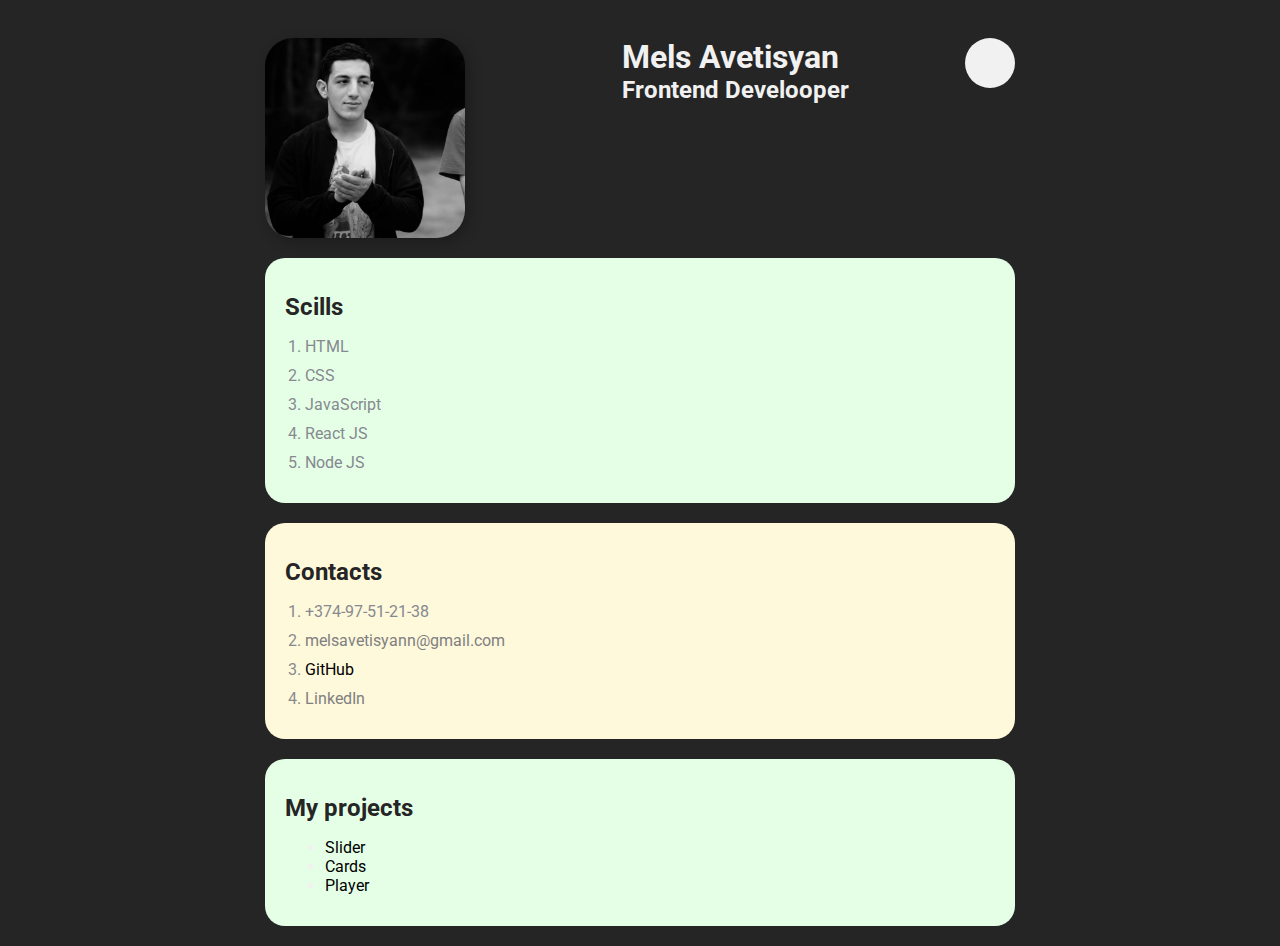
<file: index.html>
<!DOCTYPE html>
<html>
  <head>
    <meta charset="UTF-8" />
    <title>Mels CV</title>
    <link href="style.css" rel="stylesheet" />
  </head>
  <body>
    <div class="container">
      <div class="info">
        <img src="img/avatar.jpg" class="avatar" />

        <div class="info-text">
          <h1>Mels Avetisyan</h1>
          <h2>Frontend Develooper</h2>
        </div>

        <div class="mode">

        </div>
      </div>
      <div class="card bg-green">
        <h2>Scills</h2>
        <ol class="list">
          <li>HTML</li>
          <li>CSS</li>
          <li>JavaScript</li>
          <li>React JS</li>
          <li>Node JS</li>
        </ol>
      </div>
      <div class="card bg-yellow">
        <h2>Contacts</h2>
        <ol class="list">
          <li>+374-97-51-21-38</li>
          <li><a href=""> melsavetisyann@gmail.com</a></li>
          <li>
            <a target="_blank" href="https://github.com/melsavetisyan"
              >GitHub</a
            >
          </li>
          <li><a href="">LinkedIn</a></li>
        </ol>
      </div>
      <div class="card bg-green projects">
        <h2>My projects</h2>
        <ul>
          <li><a href="projects/slider/index.html" target="_blank">Slider</a></li>
          <li><a href="projects/cards/index.html" target="_blank">Cards</a></li>
          <li><a href="projects/audioplayer/index.html" target="_blank">Player</a></li>
        </ul>
      </div>
    </div>
    <script src="script.js"></script>
  </body>
</html>
</file>
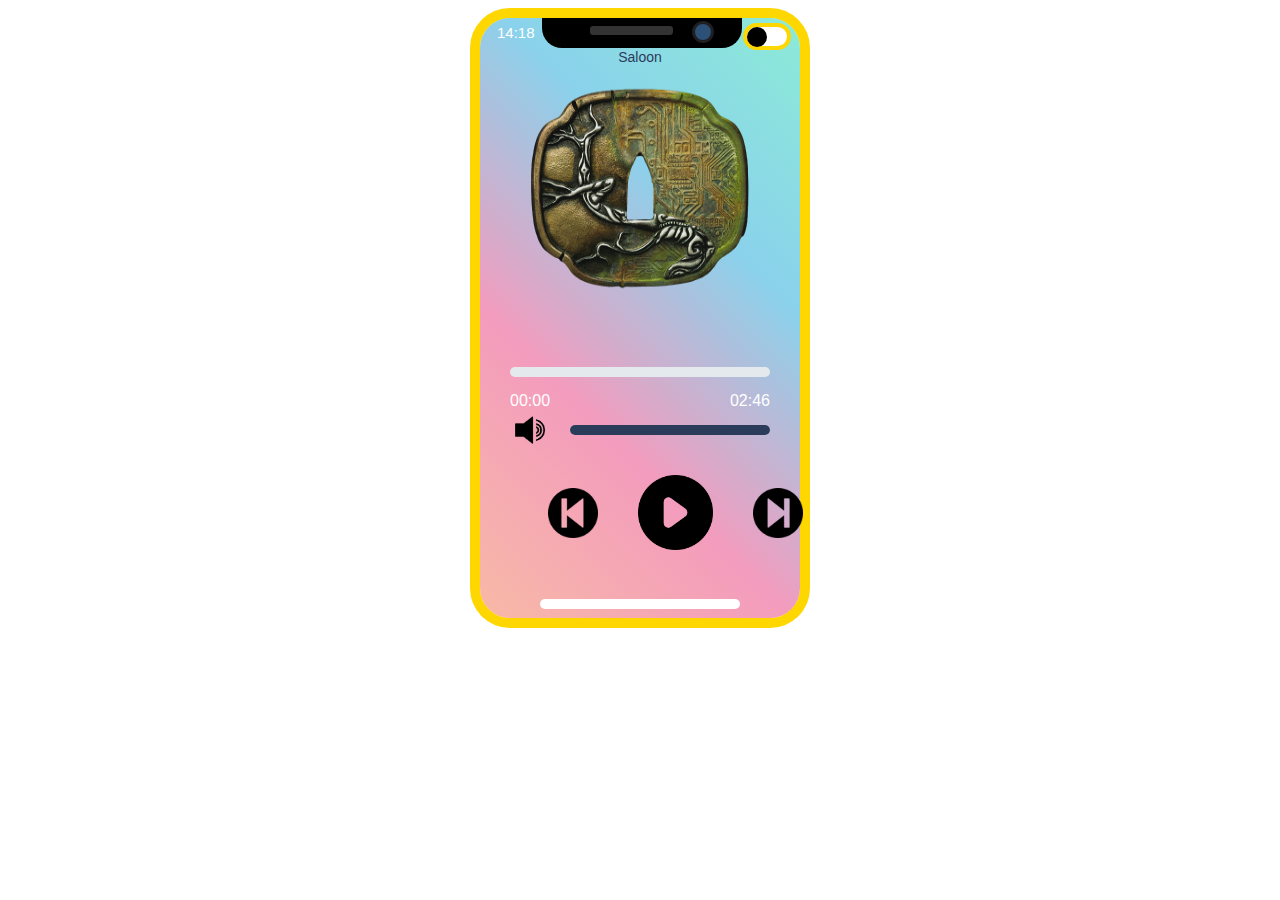
<file: projects/audioplayer/index.html>
<!DOCTYPE html>
<html lang="en">
<head>
    <meta charset="UTF-8">
    <meta http-equiv="X-UA-Compatible" content="IE=edge">
    <meta name="viewport" content="width=device-width, initial-scale=1.0">
    <link rel="stylesheet" href="style.css">
    <title>Document</title>
</head>
<body>
    
    <script src="script.js"></script>
</body>
</html>
</file>
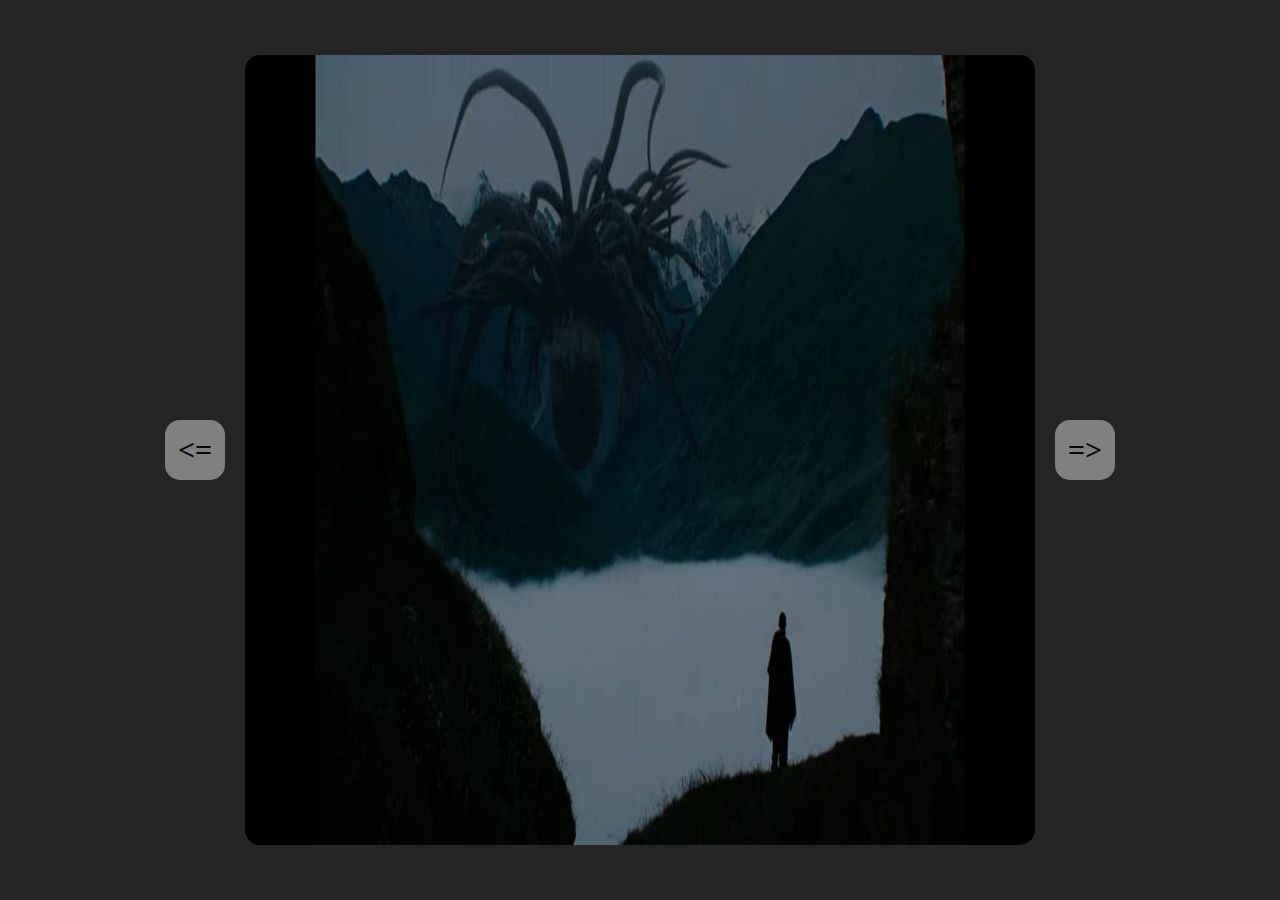
<file: projects/slider/index.html>
<!DOCTYPE html>
<html lang="en">
<head>
    <meta charset="UTF-8">
    <meta http-equiv="X-UA-Compatible" content="IE=edge">
    <meta name="viewport" content="width=device-width, initial-scale=1.0">
    <link rel="stylesheet" href="style.css">
    <title>Document</title>
</head>
<body>
    <div class="container">
        <div class="left"> <= </div>
        <div class="images">
            <div class="image"><img src="img/cat.png" alt=""></div>
            <div class="image"><img src="img/joker.jpg" alt=""></div>
            <div class="image"><img src="img/hattori.jpg" alt=""></div>
            <!-- <div class="image"><img src="img/cat.png" alt=""></div>
            <div class="image"><img src="img/cat.png" alt=""></div> -->
        </div>
        <div class="rigth"> => </div>
    </div>
    <script src="script.js"></script>
</body>
</html>
</file>
<file: style.css>
@import url('https://fonts.googleapis.com/css2?family=Roboto&display=swap');


body {
  background-color: #252525;
  color: #f1f1f1;

  font-size: 16px;
  font-weight: normal;
  font-family: 'Roboto', sans-serif;

}
.info{
  display: flex;
  justify-content: space-between;
}
.mode{
  width: 50px;
  height: 50px;
  border-radius: 50%;
  background: #f1f1f1;
  cursor: pointer;
  /* text-align: ; */
}

a {
  color: black;
  text-decoration: none;
}

a:hover {
  text-decoration: underline;
}

a:active {
  color: blue;
}

a:visited {
  color: grey;
}

.avatar {
  width: 200px;
  border-radius: 28px;
  box-shadow: 4px 4px 14px rgba(0, 0, 0, 0.25);
}

.info {
  display: flex;
  margin-bottom: 20px;
}



.info-text h1, .info-text h2{
  margin: 0;

}
.info-text {
  margin-left: 40px;
}

.info-text h4 {
  margin-bottom: 10px;
}

.container {
  max-width: 750px;
  margin: auto;
  padding-top: 30px;
}

.bg-yellow {
  background: #fff9dc;
}

.bg-green {
  background: #e5ffe7;
}

.card {
  padding: 15px 20px;
  margin-bottom: 20px;
  border-radius: 20px;
}

.card h2 {
  color: #252525;
  margin-bottom: 10px;
}

.list {
  padding: 0 20px;
}

.list li {
  color: #86898f;
  margin-bottom: 10px;
}

@media (max-width: 700px) {
    .info {
      text-align: center;
      display: block;
    }
  }
</file>
<file: projects/audioplayer/style.css>
@import url('https://fonts.googleapis.com/css2?family=Trispace:wght@100;200;300;400;500;600;700;800&display=swap');
@keyframes rotation {from {transform: rotate(0deg)} to {transform: rotate(359deg)}}
@keyframes gradient {0% {background-position: 0%}100% {background-position: 100%}}
.a:hover{color: grey;}
.progressContainer:hover{transform: scale(1, 1.2)}
.volBar:hover{transform: scale(1, 1.2)}
.toHome:hover{transform: scale(1.05)}   
.app:hover{transform: scale(1.05)}
.app:active{transform: scale(0.9)}
.toHome:hover{transform: scale(1.05)}
.buttons {
    display: grid;
    grid-template-areas: 
    "ac plusMinus procent division"
    "seven eight nine multiplay"
    "four five six minus"
    "one two three plus"
    "zero zero dot equal";
    margin-top: 50px;
    grid-gap: 15px;
    justify-items: center;
}
.btn{
    width: 60px;
    height: 60px;
    background: #333;  
    border-radius: 50%;
    text-align: center;
    line-height: 60px;
    font-size: 1.5rem;
    cursor: pointer;
    user-select: none;
}
.btn.zero{
    grid-area: zero;
    width: 100%;
    border-radius: 34px;
}
.btn:hover{filter: brightness(120%)}
.btn:active{filter: brightness(90%)}
.btn.bgGrey{background: #a6a6a6;}
.btn.bgOrange{background: #ff9501;}
.calcScreen p {
    text-align: right;
    font-size: 4rem;
}

.division{
    width: 50px;
    height: 50px;
    margin: 1px ;
    cursor: pointer;
    margin-top: 2px;
    color: black;
    text-align: center;
    align-items: center;
    justify-content: center;
    display: flex;
    font-size: 55px;
    transition: 0.3s all;
    background: linear-gradient(45deg, rgba(75,75,196,1) , rgba(0,212,255,1));
    background-size: 600% 600%;    
}
.division:hover{
    background: linear-gradient(45deg, rgba(75,75,196,1) , rgba(0,212,255,1));
    background-size: 600% 600%;
    animation-direction: alternate;
    animation: gradient 5s ease infinite;
}

.division{
    text-align: center;
    font-size: 50px;
    background: linear-gradient(45deg, rgb(75, 75, 196), rgb(0, 212, 255));
}

.num{
    color: red;
    transition: 30s all;
}
body{
    user-select: none;
    color: white;
    font-family: Nunito, sans-serif;
}
</file>
<file: projects/slider/style.css>
*{
    padding: 0;
    margin: 0;
    box-sizing: border-box;
    
}
body{
    background: #252525;
}
.left, .rigth{
    cursor: pointer;
    user-select: none;
    border-radius: 15px;
    font-weight: 900;
    font-size: 30px;
    display: flex;
    justify-content: center;
    align-items: center;
    background-color: gray;
    width: 60px;
    height: 60px;
}
.container{
    display: flex;
    flex-direction: row;
    width: 100%;
    height: 100vh;
    align-items: center;
    justify-content: center;
    gap: 15px;
}
.image{
    position: absolute;
    width: 100%;
    height: 100%;
    padding: 5px;
}
img{
    width: 100%;
    border-radius: 15px;
    height: 100%;
}
.images{
    height: 800px;
    width: 800px;
    border-radius: 15px;
    position: relative;
    /* background: green;
    border: 2px solid red ; */
}
</file>
